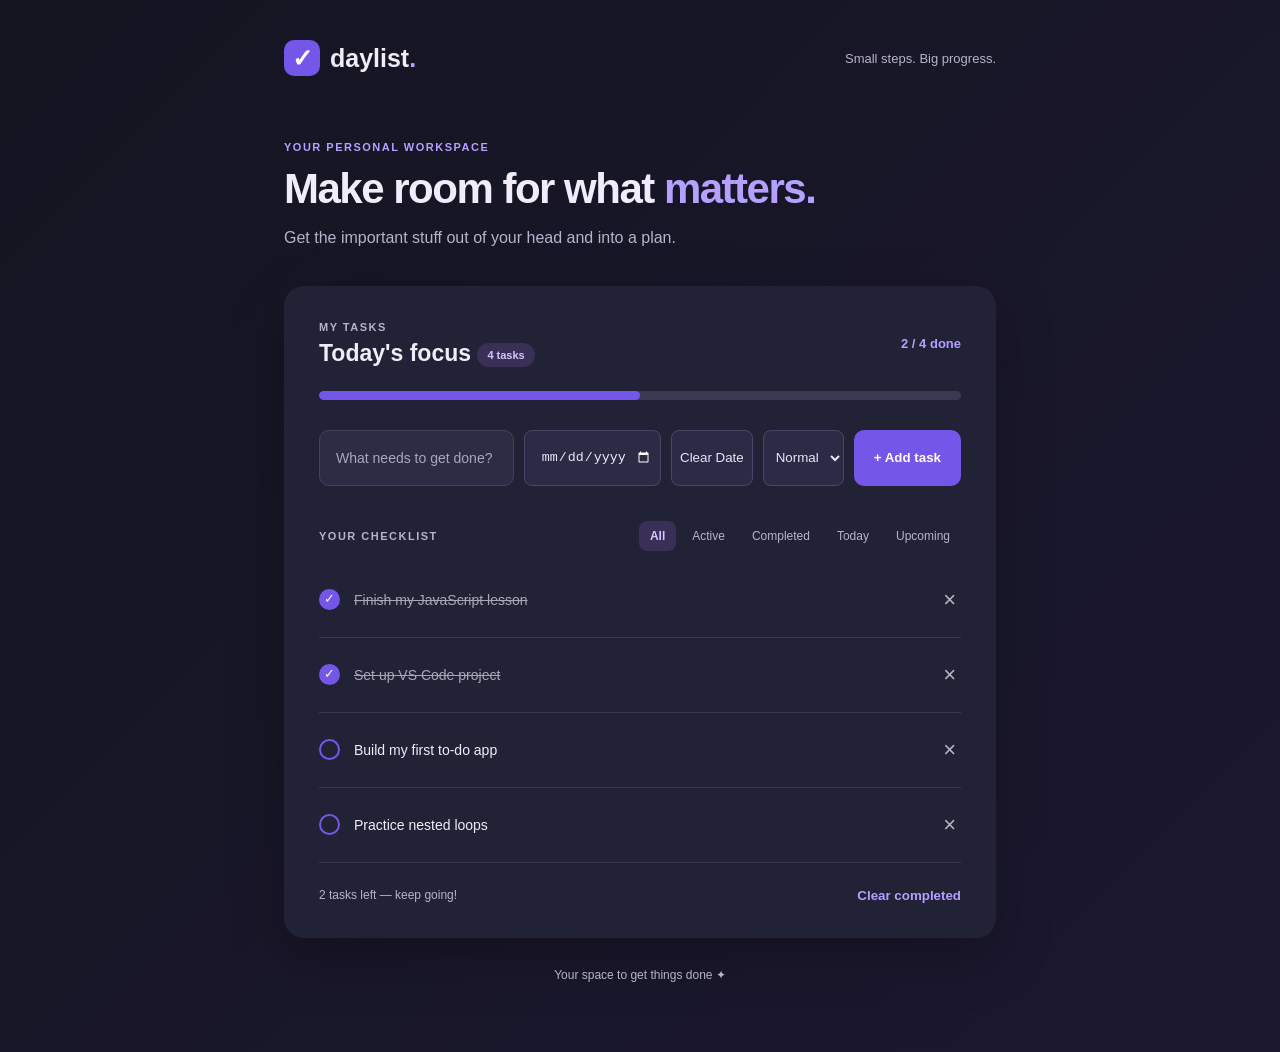
<file: index.html>
<!DOCTYPE html>
<html lang="en">
<head>
    <meta charset="UTF-8">
    <meta name="viewport" content="width=device-width, initial-scale=1.0">
    <title>Daylist | My To-Do App</title>

    <link rel="stylesheet" href="style.css">
    <script type="module" src="app.js" defer></script>
</head>
<body>

    <div class="container">

        <!-- Header -->
        <header class="header">
            <div class="logo">
                <span class="logo-icon">✓</span>
                <span>daylist<span class="dot">.</span></span>
            </div>
            <p>Small steps. Big progress.</p>
        </header>

        <!-- Introduction -->
        <section class="intro">
            <p class="eyebrow">YOUR PERSONAL WORKSPACE</p>
            <h1>Make room for what <span>matters.</span></h1>
            <p class="subtitle">
                Get the important stuff out of your head and into a plan.
            </p>
        </section>

        <!-- Main To-Do Card -->
        <main class="todo-card">

            <div class="card-header">
                <div>
                    <p class="eyebrow">MY TASKS</p>
                    <h2>
                        Today's focus
                        <span class="task-badge" id="task-count">4 tasks</span>
                    </h2>
                </div>
                <p class="progress-label" id="progress-label">2 / 4 done</p>
            </div>

            <!-- Progress Bar -->
            <div class="progress-track">
                <div class="progress-fill" id="progress-bar"></div>
            </div>

            <!-- Add New Task -->
            <form id="task-form" class="add-form">
                <input
                    type="text"
                    id="task-input"
                    placeholder="What needs to get done?"
                    autocomplete="on"
                    spellcheck="true"
                    required
                >
                <input type="date" id="task-due-date" aria-label="Due date" />
                <button type="button" class="clear-date-button" id="clear-due-date">Clear Date</button>
                <select id="task-priority" aria-label="Task priority">
                 <option value="normal">Normal</option>
                 <option value="high">High</option>
                </select>
                <button type="submit" class="add-button">
                    + Add task
                </button>
            </form>

            <!-- Filters -->
            <div class="list-header">
                <p class="eyebrow">YOUR CHECKLIST</p>

                <div class="filters">
                    <button type="button" class="filter-btn active" data-filter="all">All</button>
                    <button type="button" class="filter-btn" data-filter="active">Active</button>
                    <button type="button" class="filter-btn" data-filter="completed">Completed</button>
                    <button type="button" class="filter-btn" data-filter="today">Today</button>
                    <button type="button" class="filter-btn" data-filter="upcoming">Upcoming</button>
                </div>
            </div>

            <!-- Our Tasks -->
            <ul class="task-list" id="task-list">

                <li class="task-item">
                    <label class="task-label">
                        <input type="checkbox" class="task-checkbox" checked>
                        <span class="task-text">Finish my JavaScript lesson</span>
                    </label>
                    <button type="button" class="delete-button">×</button>
                </li>

                <li class="task-item">
                    <label class="task-label">
                        <input type="checkbox" class="task-checkbox" checked>
                        <span class="task-text">Set up VS Code project</span>
                    </label>
                    <button type="button" class="delete-button">×</button>
                </li>

                <li class="task-item">
                    <label class="task-label">
                        <input type="checkbox" class="task-checkbox">
                        <span class="task-text">Build my first to-do app</span>
                    </label>
                    <button type="button" class="delete-button">×</button>
                </li>

                <li class="task-item">
                    <label class="task-label">
                        <input type="checkbox" class="task-checkbox">
                        <span class="task-text">Practice nested loops</span>
                    </label>
                    <button type="button" class="delete-button">×</button>
                </li>

            </ul>

            <!-- Footer -->
            <div class="card-footer">
                <p id="remaining-count">2 tasks left — keep going!</p>
                <button type="button" id="clear-completed">Clear completed</button>
            </div>

        </main>

        <footer class="footer">
            Your space to get things done ✦
        </footer>

    </div>

</body>
</html>
</file>
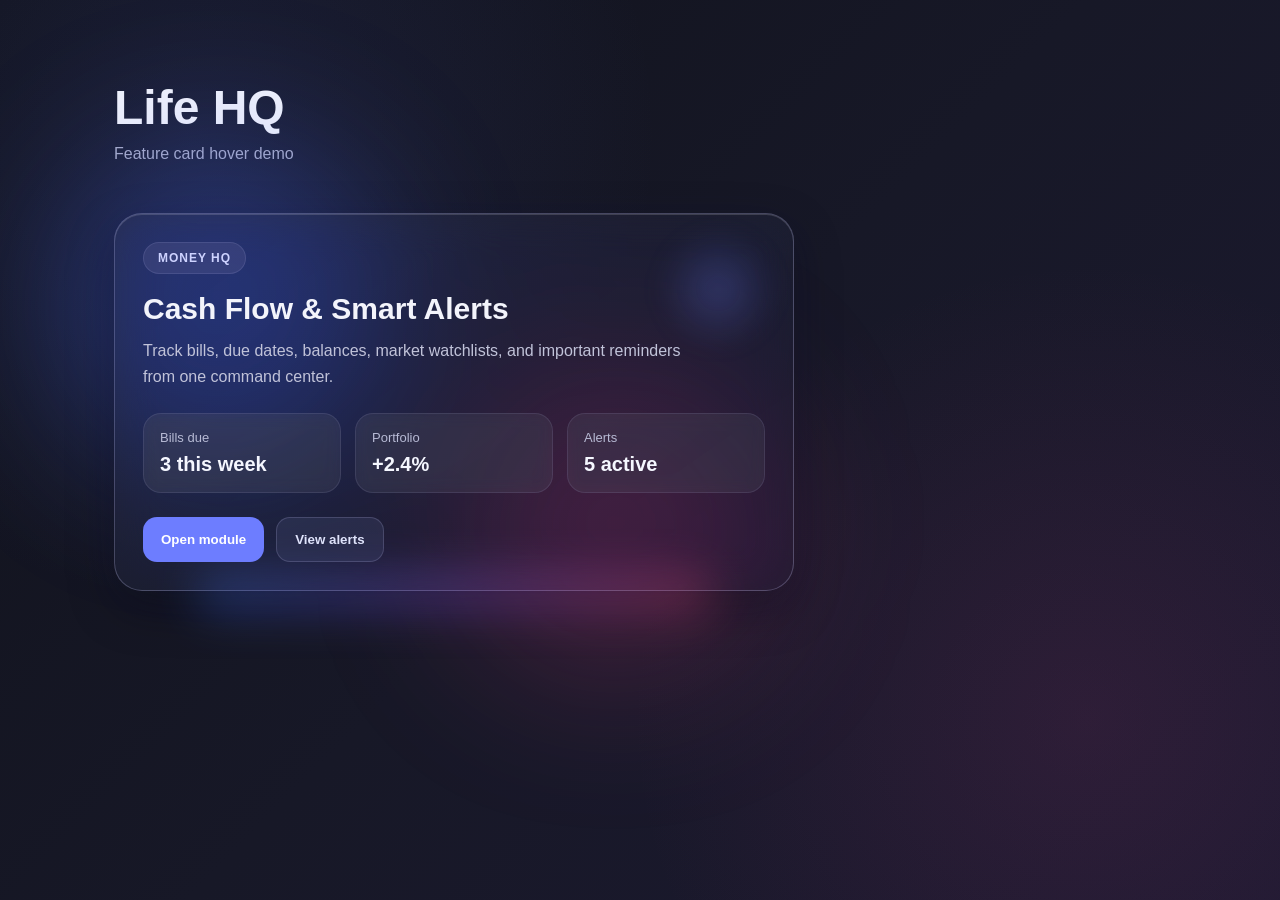
<file: visual.html>
<!DOCTYPE html>
<html lang="en">
<head>
  <meta charset="UTF-8" />
  <meta name="viewport" content="width=device-width, initial-scale=1.0" />
  <title>Life HQ Card Hover Demo</title>
  <link rel="stylesheet" href="visual.css" />
</head>
<body>

  <main class="demo-page">
    <h1>Life HQ</h1>
    <p class="subtitle">Feature card hover demo</p>

    <section class="card-grid">
      <article class="feature-card">
        <div class="card-badge">MONEY HQ</div>

        <h2>Cash Flow & Smart Alerts</h2>
        <p>
          Track bills, due dates, balances, market watchlists,
          and important reminders from one command center.
        </p>

        <div class="stats">
          <div class="stat-box">
            <span class="stat-label">Bills due</span>
            <strong>3 this week</strong>
          </div>

          <div class="stat-box">
            <span class="stat-label">Portfolio</span>
            <strong>+2.4%</strong>
          </div>

          <div class="stat-box">
            <span class="stat-label">Alerts</span>
            <strong>5 active</strong>
          </div>
        </div>

        <div class="card-actions">
          <button class="primary-btn">Open module</button>
          <button class="secondary-btn">View alerts</button>
        </div>
      </article>
    </section>

    

    
  </main>

</body>
</html>
</file>
<file: style.css>
/* 1. GENERAL PAGE STYLES */

* {
    margin: 0;
    padding: 0;
    box-sizing: border-box;
}

body {
    font-family: "Segoe UI", Arial, sans-serif;
    background: linear-gradient(135deg, #f8f7fc, #eeebfa);
    color: #29263a;
    min-height: 100vh;
}

.container {
    max-width: 760px;
    margin: 0 auto;
    padding: 40px 24px;
}

/* 2. HEADER */

.header {
    display: flex;
    justify-content: space-between;
    align-items: center;
    margin-bottom: 65px;
}

.logo {
    display: flex;
    align-items: center;
    gap: 10px;
    font-size: 25px;
    font-weight: 800;
}

.logo-icon {
    background: #7456e8;
    color: white;
    width: 36px;
    height: 36px;
    display: grid;
    place-items: center;
    border-radius: 10px;
}

.dot {
    color: #7456e8;
}

.header p {
    font-size: 13px;
    color: #89859b;
}

/* 3. INTRODUCTION */

.intro {
    margin-bottom: 35px;
}

.eyebrow {
    font-size: 11px;
    font-weight: 700;
    letter-spacing: 1.5px;
    color: #8b86a1;
}

.intro > .eyebrow {
    color: #7456e8;
}

.intro h1 {
    margin-top: 12px;
    font-size: clamp(30px, 5vw, 42px);
    letter-spacing: -1.5px;
}

.intro h1 span {
    color: #7456e8;
}

.subtitle {
    margin-top: 12px;
    color: #89859b;
    line-height: 1.6;
}

/* 4. MAIN CARD */

.todo-card {
    background: white;
    padding: 35px;
    border-radius: 20px;
    box-shadow: 0 18px 55px rgba(70, 55, 120, 0.08);
}

.card-header {
    display: flex;
    justify-content: space-between;
    align-items: center;
    gap: 12px;
}

.card-header h2 {
    font-size: 23px;
    margin-top: 7px;
}

.task-badge {
    font-size: 11px;
    color: #7456e8;
    background: #f1edff;
    padding: 6px 10px;
    border-radius: 20px;
    vertical-align: middle;
}

.progress-label {
    font-size: 13px;
    color: #7456e8;
    font-weight: 700;
    white-space: nowrap;
}

.progress-track {
    background: #eeebf5;
    height: 9px;
    border-radius: 20px;
    margin: 24px 0 30px;
    overflow: hidden;
}

.progress-fill {
    background: #7456e8;
    width: 50%;
    height: 100%;
    border-radius: 20px;
    transition: width 0.3s ease;
}

/* 5. ADD TASK FORM */

.add-form {
    display: flex;
    gap: 10px;
    margin-bottom: 35px;
}

#task-input {
    flex: 1;
    min-width: 0;
    padding: 16px;
    border: 1px solid #e5e1f0;
    border-radius: 10px;
    background: #f9f8fc;
    font-size: 14px;
    outline: none;
}

#task-input:focus {
    border-color: #7456e8;
    background: white;
}

.add-button {
    background: #7456e8;
    color: white;
    border: none;
    border-radius: 10px;
    padding: 0 20px;
    font-weight: 600;
    cursor: pointer;
    transition: background 0.2s;
}

.add-button:hover {
    background: #5e41d1;
}

/* 6. FILTER BUTTONS */

.list-header {
    display: flex;
    justify-content: space-between;
    align-items: center;
    gap: 12px;
    margin-bottom: 12px;
}

.filters {
    display: flex;
    gap: 5px;
}

.filter-btn {
    background: transparent;
    border: none;
    padding: 8px 11px;
    border-radius: 8px;
    color: #89859b;
    cursor: pointer;
    font-size: 12px;
}

.filter-btn.active {
    background: #f1edff;
    color: #7456e8;
    font-weight: 700;
}

/* 7. TASK LIST */

.task-list {
    list-style: none;
}

.task-item {
    display: flex;
    justify-content: space-between;
    align-items: center;
    gap: 12px;
    padding: 19px 0;
    border-bottom: 1px solid #f0edf5;
}

.task-label {
    display: flex;
    align-items: center;
    gap: 14px;
    cursor: pointer;
    flex: 1;
    min-width: 0;
}

.task-checkbox {
    width: 21px;
    height: 21px;
    accent-color: #7456e8;
    cursor: pointer;
    flex-shrink: 0;
    appearance: none;
    border-radius: 50%;
    border: solid 2px #7456e8;
}

.task-text {
    font-size: 14px;
    overflow-wrap: anywhere;
}

.task-checkbox:checked + .task-text {
    text-decoration: line-through;
    color: #aaa6b8;
}

.delete-button {
    border: none;
    background: transparent;
    color: #b9b4c6;
    font-size: 22px;
    cursor: pointer;
    padding: 5px;
}

.delete-button:hover {
    color: #e65d75;
}

/* 8. CARD FOOTER */

.card-footer {
    display: flex;
    justify-content: space-between;
    align-items: center;
    gap: 12px;
    padding-top: 25px;
    font-size: 12px;
}

.card-footer p {
    color: #89859b;
}

#clear-completed {
    border: none;
    background: transparent;
    color: #7456e8;
    font-weight: 600;
    cursor: pointer;
}

/* 9. PAGE FOOTER */

.footer {
    text-align: center;
    padding: 30px;
    color: #aaa6b8;
    font-size: 12px;
}

/* 10. SMALL SCREENS */

@media (max-width: 520px) {
    .container {
        padding: 24px 14px;
    }

    .header {
        margin-bottom: 45px;
    }

    .header p {
        display: none;
    }

    .todo-card {
        padding: 22px 18px;
    }

    .add-form {
        flex-direction: column;
    }

    .add-button {
        padding: 15px;
    }

    .list-header {
        align-items: flex-start;
        flex-direction: column;
    }
}

/* ===== DARK MODE ===== */

/* Main page */
body {
    background: linear-gradient(135deg, #141521, #1c1830);
    color: #f0edf9;
}

/* Task card */
.todo-card {
    background: #222236;
    box-shadow: 0 18px 55px rgba(0, 0, 0, 0.25);
}

/* Task input */
#task-input {
    background: #2c2c44;
    color: #f0edf9;
    border-color: #44425d;
}

#task-input::placeholder {
    color: #aaa6bf;
}

#task-input:focus {
    background: #34324c;
    border-color: #9277ff;
}

/* Task badge and filters */
.task-badge,
.filter-btn.active {
    background: #383056;
    color: #d2c7ff;
}

/* Progress bar */
.progress-track {
    background: #3a3952;
}

/* Task separators */
.task-item {
    border-bottom-color: #39384d;
}

/* Secondary text */
.header p,
.subtitle,
.eyebrow,
.filter-btn,
.card-footer p,
.footer {
    color: #b7b3ca;
}

/* Purple accent text */
.intro > .eyebrow,
.intro h1 span,
.dot,
.progress-label,
#clear-completed {
    color: #b5a0ff;
}

/* date styles */
.task-due-date {
  font-size: 0.75rem;
  color: #a5a9c5;
  margin-left: 10px;
}

#task-due-date,
#task-priority, .clear-date-button {
  color-scheme: dark;
  background-color: #2b2b45;
  color: #e5e7fa;
  border: 1px solid #484866;
  border-radius: 8px;
  padding: 0 8px;
  height: 56px;
  text-align: center;
}

/* priority badge */
.priority-badge {
  font-size: 0.75rem;
  padding: 4px 8px;
  margin-left: 10px;
  border-radius: 6px;
  background-color: #3b3458;
  color: #d9ccff;
}

.task-item[data-priority="high"] .priority-badge {
  background-color: #633547;
  color: #ffb4b4;
}

.task-item[data-priority="low"] .priority-badge {
  background-color: #293d58;
  color: #a9ceff;
}

/* styles for the due and overdue */
.overdue{
    color: #f87171;
}

.due-today{
    color:#fbbf24;
}

.task-checkbox:checked{
    background-color: #7456e8;
}

.task-checkbox:checked::after{
    content: "✓";
    color: white;
    display: grid;
    place-items: center;
}

.edit-button{
    background: transparent;
    border: none;
    color: #a78bfa
}
</file>
<file: visual.css>
/* ===== 1. PAGE ===== */

* {
  margin: 0;
  padding: 0;
  box-sizing: border-box;
}

body {
  font-family: "Segoe UI", Arial, sans-serif;
  min-height: 100vh;
  color: #f3f4fb;

  background:
    radial-gradient(circle at 15% 15%, rgba(76, 88, 180, 0.17), transparent 35%),
    radial-gradient(circle at 85% 80%, rgba(160, 57, 116, 0.15), transparent 35%),
    linear-gradient(135deg, #10121b, #171827 50%, #1c1930);
}

.demo-page {
  max-width: 1100px;
  margin: 0 auto;
  padding: 80px 24px;
}

h1 {
  font-size: 48px;
  margin-bottom: 10px;
}

.subtitle {
  color: #abaec7;
  margin-bottom: 50px;
}


/* ===== 2. CARD GRID & BACKGROUND LIGHTS ===== */

.card-grid {
  position: relative;
  isolation: isolate;
  display: grid;
  grid-template-columns: 1fr;
  gap: 24px;
}

/* Blue light behind the glass */

.card-grid::before {
  content: "";
  position: absolute;

  width: 320px;
  height: 320px;

  top: -65px;
  left: -55px;

  border-radius: 50%;
  background: rgba(68, 105, 255, 0.32);
  filter: blur(75px);

  z-index: -1;
  pointer-events: none;
}

/* Reddish-purple light behind the glass */

.card-grid::after {
  content: "";
  position: absolute;

  width: 300px;
  height: 300px;

  bottom: -80px;
  left: 350px;

  border-radius: 50%;
  background: rgba(230, 64, 133, 0.24);
  filter: blur(80px);

  z-index: -1;
  pointer-events: none;
}


/* ===== 3. GLASS FEATURE CARD ===== */

.feature-card {
  position: relative;
  width: 100%;
  max-width: 680px;
  padding: 28px;

  overflow: visible;
  border-radius: 28px;

  /* Transparent glass background */
  background: linear-gradient(
    145deg,
    rgba(53, 56, 79, 0.38),
    rgba(27, 29, 48, 0.32)
  );

  /* Frosted glass effect */
  backdrop-filter: blur(20px) saturate(150%);
  -webkit-backdrop-filter: blur(20px) saturate(150%);

  /* Glass border */
  border: 1px solid rgba(205, 205, 255, 0.25);

  /* Floating shadow */
  box-shadow:
    0 18px 45px rgba(0, 0, 0, 0.34),
    0 10px 45px rgba(84, 93, 230, 0.08),
    inset 0 1px 0 rgba(255, 255, 255, 0.15);

  transition:
    transform 0.35s ease,
    box-shadow 0.35s ease,
    border-color 0.35s ease;
}


/* ===== 4. GLOW UNDER THE CARD ===== */

.feature-card::before {
  content: "";
  position: absolute;

  left: 12%;
  right: 12%;
  bottom: -22px;
  height: 38px;

  border-radius: 999px;

  background: linear-gradient(
    90deg,
    rgba(60, 120, 255, 0.75),
    rgba(158, 95, 255, 0.65),
    rgba(255, 75, 125, 0.65)
  );

  filter: blur(23px);
  opacity: 0.45;

  z-index: -1;
  pointer-events: none;

  transition: opacity 0.35s ease;
}


/* ===== 5. AMBIENT LIGHT INSIDE CARD ===== */

.feature-card::after {
  content: "";
  position: absolute;

  top: 15px;
  right: 15px;

  width: 120px;
  height: 120px;

  border-radius: 50%;

  background: radial-gradient(
    circle,
    rgba(105, 125, 255, 0.25),
    transparent 70%
  );

  filter: blur(12px);
  pointer-events: none;
}


/* ===== 6. HOVER EFFECTS ===== */

.feature-card:hover {
  transform: translateY(-10px);

  border-color: rgba(181, 166, 255, 0.65);

  box-shadow:
    0 30px 65px rgba(0, 0, 0, 0.45),
    0 24px 60px rgba(83, 112, 255, 0.18),
    0 22px 55px rgba(235, 75, 145, 0.10),
    inset 0 1px 0 rgba(255, 255, 255, 0.23);
}

.feature-card:hover::before {
  opacity: 0.95;
  animation: glow-drift 3.5s ease-in-out infinite alternate;
}

/* Slowly moving glow */

@keyframes glow-drift {
  from {
    transform: translateX(-16px) scale(0.94);
  }

  to {
    transform: translateX(16px) scale(1.08);
  }
}


/* ===== 7. CARD CONTENT ===== */

.card-badge {
  display: inline-block;

  font-size: 12px;
  font-weight: 700;
  letter-spacing: 1px;

  color: #ced3ff;
  background: rgba(88, 90, 145, 0.35);

  border: 1px solid rgba(200, 200, 255, 0.12);
  border-radius: 999px;

  padding: 8px 14px;
  margin-bottom: 18px;
}

.feature-card h2 {
  font-size: 30px;
  margin-bottom: 12px;
}

.feature-card p {
  color: #c1c3d9;
  line-height: 1.6;
  margin-bottom: 24px;
  max-width: 560px;
}


/* ===== 8. STATISTICS ===== */

.stats {
  display: grid;
  grid-template-columns: repeat(3, 1fr);
  gap: 14px;
  margin-bottom: 24px;
}

.stat-box {
  background: rgba(255, 255, 255, 0.055);

  border: 1px solid rgba(190, 190, 235, 0.12);
  border-radius: 18px;

  padding: 16px;

  backdrop-filter: blur(8px);
}

.stat-label {
  display: block;

  font-size: 13px;
  color: #b8bbd5;

  margin-bottom: 8px;
}

.stat-box strong {
  font-size: 20px;
  color: #f5f7ff;
}


/* ===== 9. BUTTONS ===== */

.card-actions {
  display: flex;
  gap: 12px;
}

.primary-btn,
.secondary-btn {
  border: none;
  border-radius: 14px;

  padding: 14px 18px;

  font-weight: 600;
  cursor: pointer;

  transition:
    transform 0.2s ease,
    opacity 0.2s ease;
}

.primary-btn {
  background: #6d7dff;
  color: white;
}

.secondary-btn {
  background: rgba(70, 76, 115, 0.32);
  color: #dfe3fb;

  border: 1px solid rgba(190, 190, 235, 0.20);
}

.primary-btn:hover,
.secondary-btn:hover {
  transform: translateY(-2px);
  opacity: 0.95;
}


/* ===== 10. MOBILE SCREENS ===== */

@media (max-width: 700px) {
  .stats {
    grid-template-columns: 1fr;
  }

  .card-actions {
    flex-direction: column;
  }

  .feature-card h2 {
    font-size: 24px;
  }

  .demo-page {
    padding: 45px 18px;
  }

  .card-grid::after {
    left: 20%;
  }
}


/* ===== 11. ACCESSIBILITY ===== */

@media (prefers-reduced-motion: reduce) {
  .feature-card,
  .feature-card::before,
  .primary-btn,
  .secondary-btn {
    animation: none;
    transition: none;
  }
}
</file>
